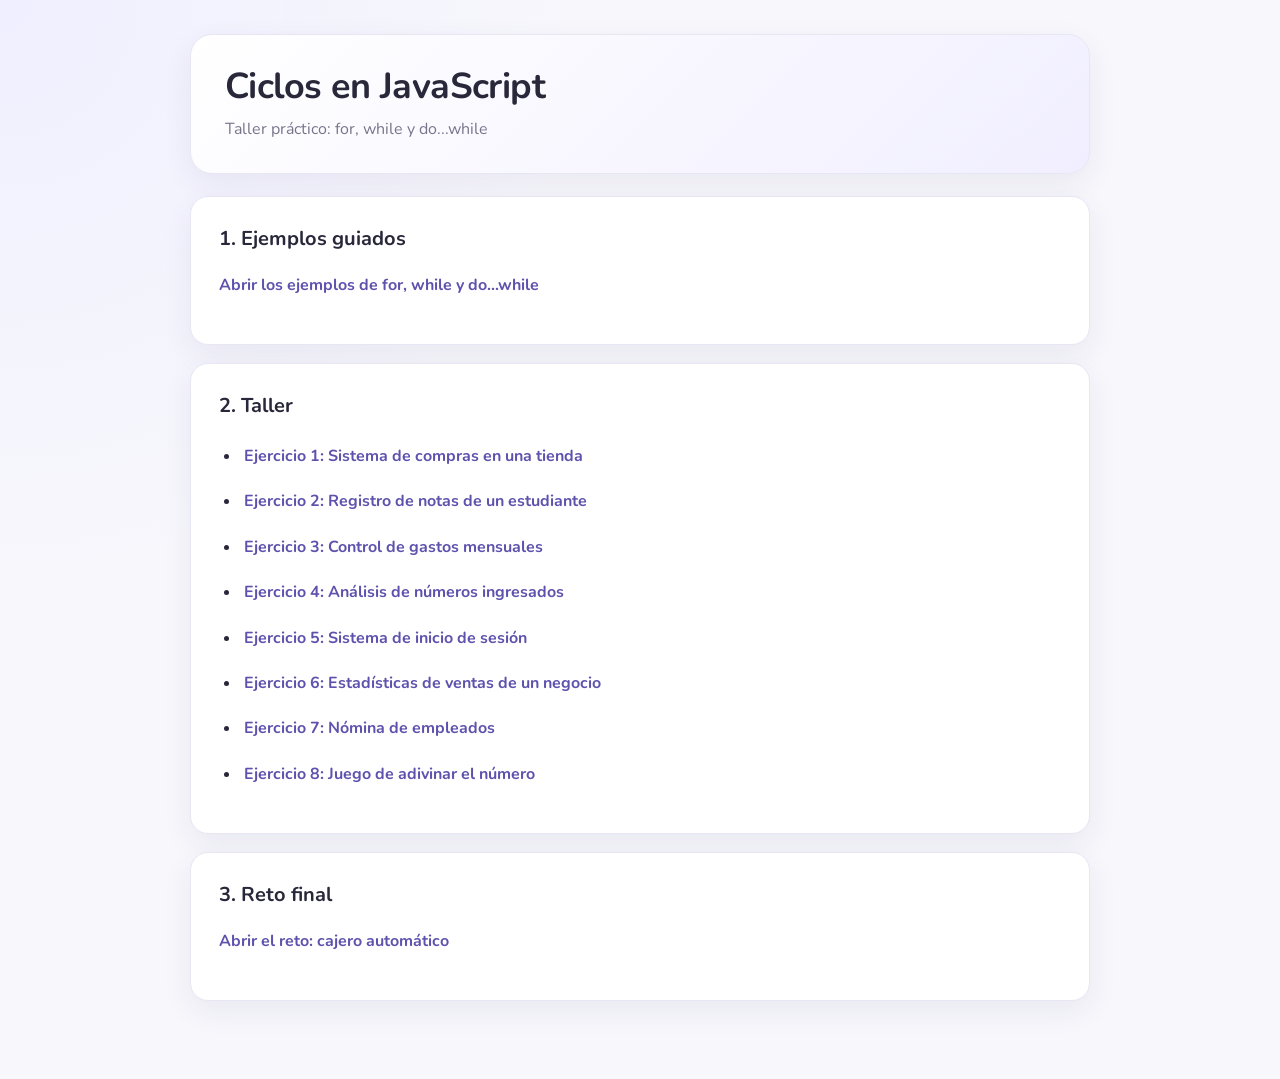
<file: index.html>
<!DOCTYPE html>
<html lang="es">
<head>
  <meta charset="UTF-8">
  <meta name="viewport" content="width=device-width, initial-scale=1.0">
  <title>Ciclos en JavaScript</title>
  <link rel="stylesheet" href="css/estilos.css">
</head>
<body>
  <header>
    <h1>Ciclos en JavaScript</h1>
    <p>Taller práctico: for, while y do...while</p>
  </header>

  <main>
    <section id="seccionEjemplos">
      <h2>1. Ejemplos guiados</h2>
      <p><a href="ejemplos.html">Abrir los ejemplos de for, while y do...while</a></p>
    </section>

    <section id="seccionTaller">
      <h2>2. Taller</h2>
      <ul>
        <li><a href="ejercicio1.html">Ejercicio 1: Sistema de compras en una tienda</a></li>
        <li><a href="ejercicio2.html">Ejercicio 2: Registro de notas de un estudiante</a></li>
        <li><a href="ejercicio3.html">Ejercicio 3: Control de gastos mensuales</a></li>
        <li><a href="ejercicio4.html">Ejercicio 4: Análisis de números ingresados</a></li>
        <li><a href="ejercicio5.html">Ejercicio 5: Sistema de inicio de sesión</a></li>
        <li><a href="ejercicio6.html">Ejercicio 6: Estadísticas de ventas de un negocio</a></li>
        <li><a href="ejercicio7.html">Ejercicio 7: Nómina de empleados</a></li>
        <li><a href="ejercicio8.html">Ejercicio 8: Juego de adivinar el número</a></li>
      </ul>
    </section>

    <section id="seccionReto">
      <h2>3. Reto final</h2>
      <p><a href="reto.html">Abrir el reto: cajero automático</a></p>
    </section>
  </main>

</body>
</html>
</file>
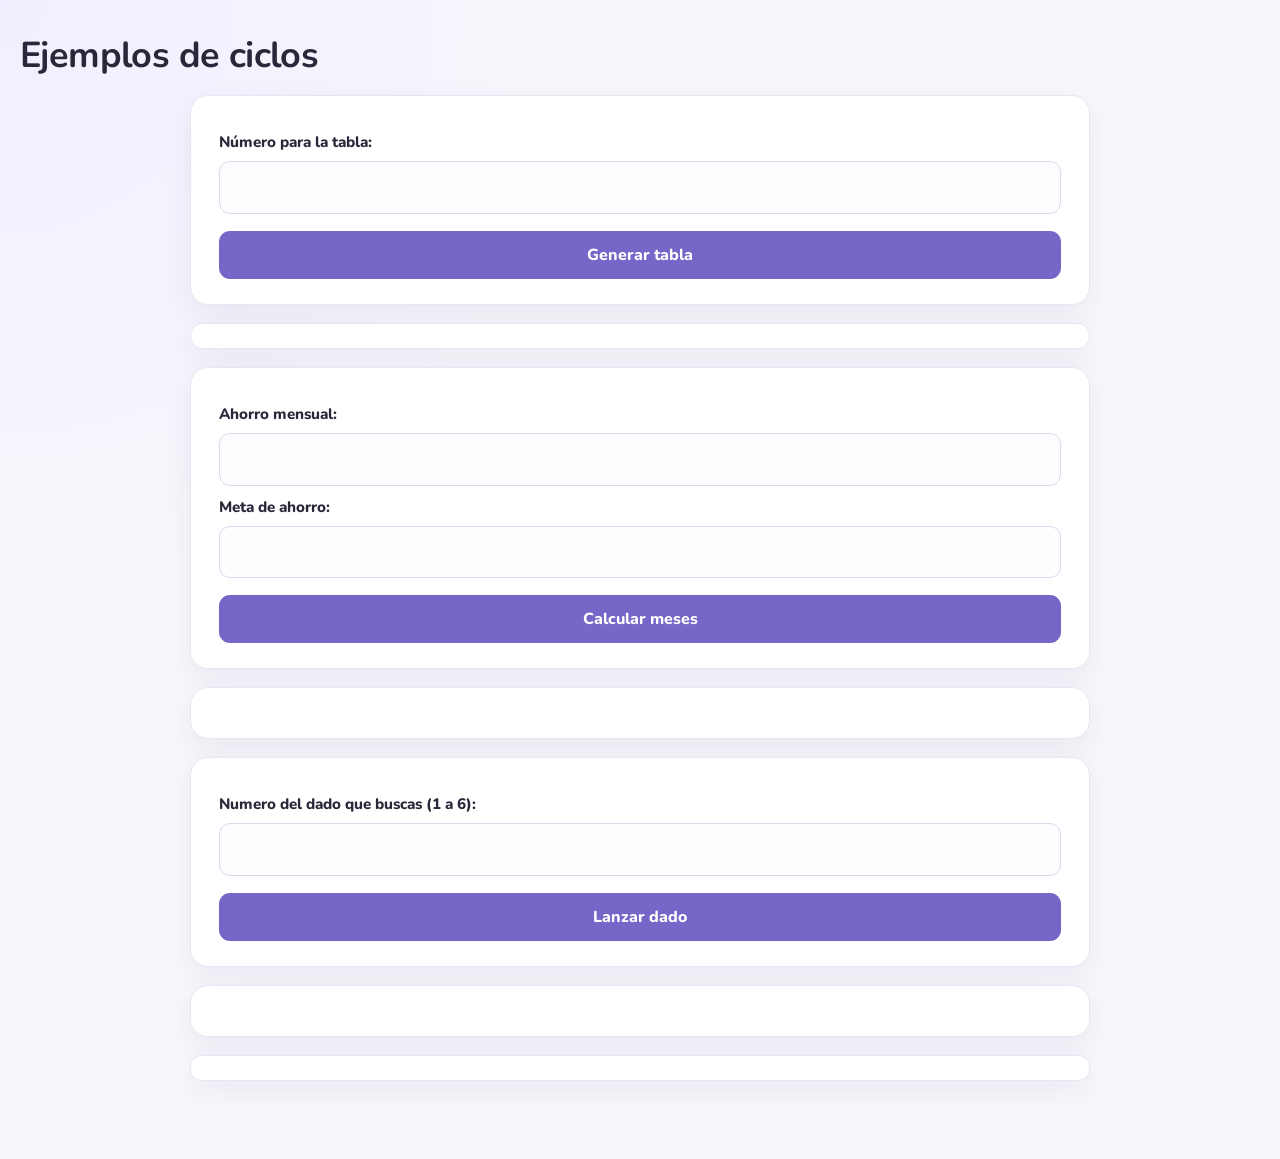
<file: ejemplos.html>
<!DOCTYPE html>
<html lang="es">
<head>
  <meta charset="UTF-8">
  <title>Ejemplos de ciclos</title>
  <link rel="stylesheet" href="css/estilos.css">
</head>
<body>
  <h1>Ejemplos de ciclos</h1>

  <form id="formTabla">
    <label for="numeroTabla">Número para la tabla:</label>
    <input type="number" id="numeroTabla" step="1" required>
    <button type="submit">Generar tabla</button>
  </form>
  <ul id="listaTabla"></ul>

  <form id="formAhorro">
    <label for="ahorroMensual">Ahorro mensual:</label>
    <input type="number" id="ahorroMensual" step="any" required>
    <label for="meta">Meta de ahorro:</label>
    <input type="number" id="meta" step="any" required>
    <button type="submit">Calcular meses</button>
  </form>
  <p id="resultadoAhorro"></p>

  <form id="formDado">
    <label for="objetivo">Numero del dado que buscas (1 a 6):</label>
    <input type="number" id="objetivo" min="1" max="6" required>
    <button type="submit">Lanzar dado</button>
  </form>
  <p id="resultadoDado"></p>
  <ul id="listaDado"></ul>

  <script src="js/ejemplo-for.js"></script>
  <script src="js/ejemplo-while.js"></script>
  <script src="js/ejemplo-do-while.js"></script>
</body>
</html>
</file>
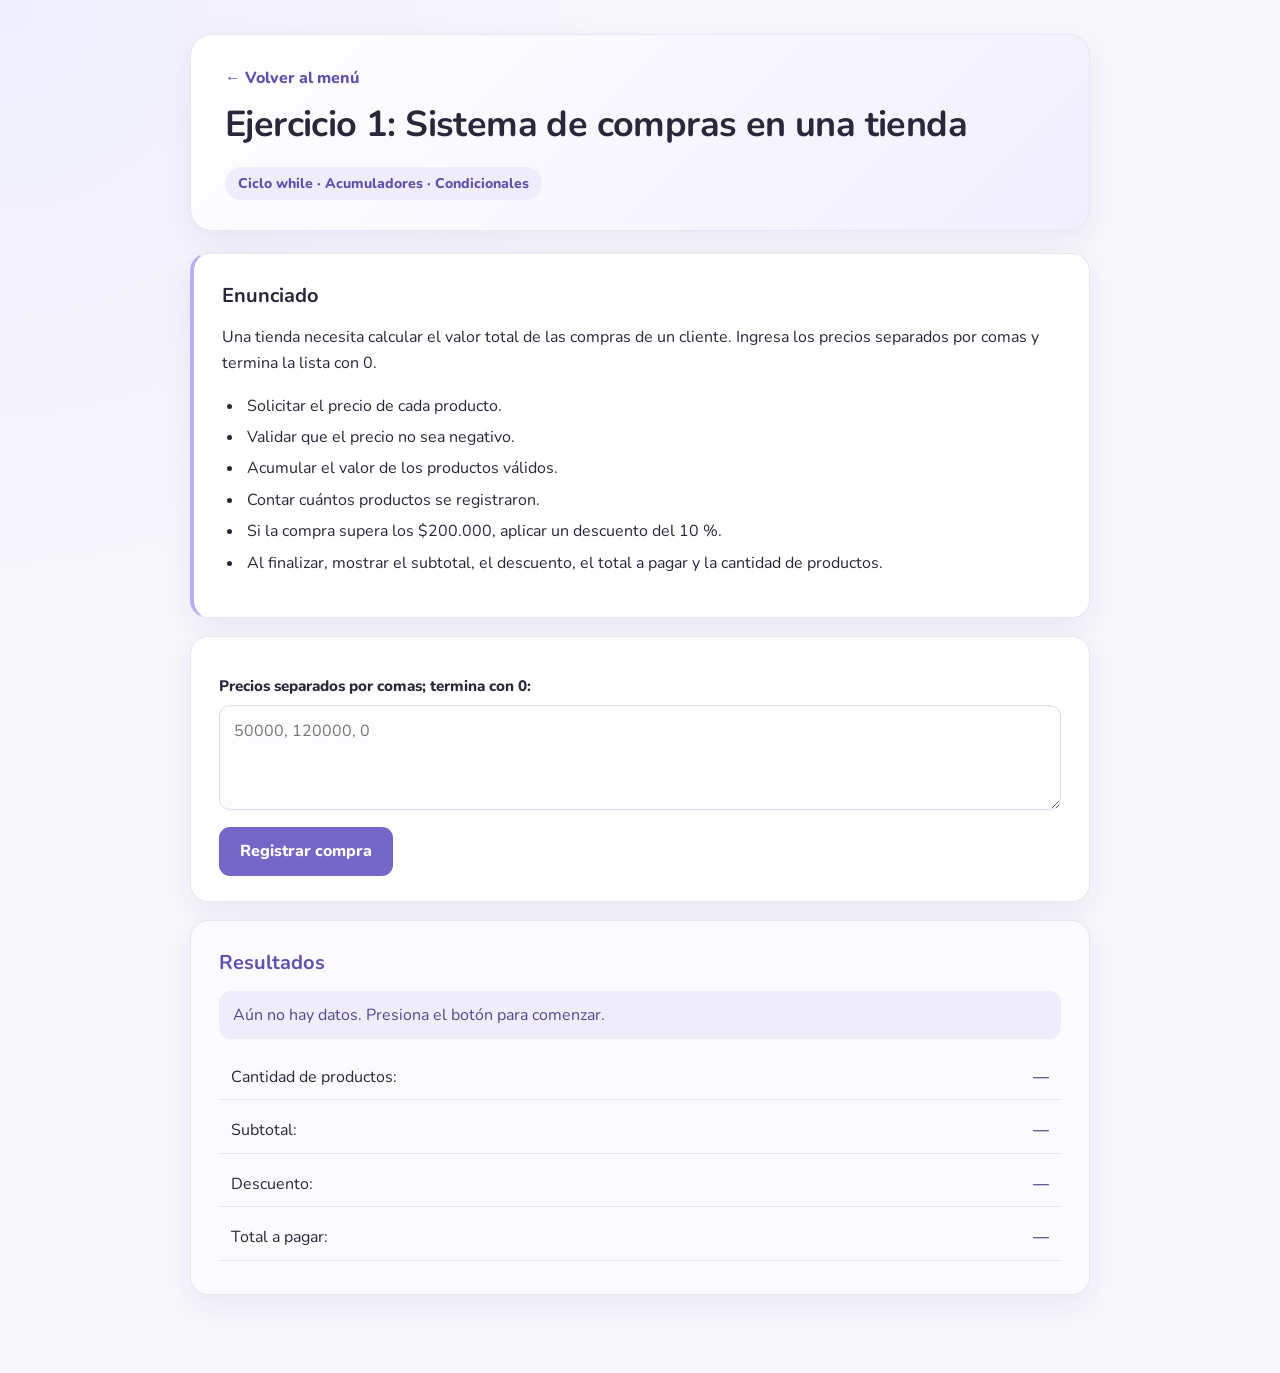
<file: ejercicio1.html>
<!DOCTYPE html>
<html lang="es">
<head>
  <meta charset="UTF-8">
  <meta name="viewport" content="width=device-width, initial-scale=1.0">
  <title>Ejercicio 1 · Sistema de compras en una tienda</title>
  <link rel="stylesheet" href="css/estilos.css">
</head>
<body>
  <header>
    <a href="index.html">← Volver al menú</a>
    <h1>Ejercicio 1: Sistema de compras en una tienda</h1>
    <p id="etiquetas">Ciclo while · Acumuladores · Condicionales</p>
  </header>

  <main>
    <section id="enunciado">
      <h2>Enunciado</h2>
      <p>Una tienda necesita calcular el valor total de las compras de un cliente. Ingresa los precios separados por comas y termina la lista con 0.</p>
      <ul>
        <li>Solicitar el precio de cada producto.</li>
        <li>Validar que el precio no sea negativo.</li>
        <li>Acumular el valor de los productos válidos.</li>
        <li>Contar cuántos productos se registraron.</li>
        <li>Si la compra supera los $200.000, aplicar un descuento del 10 %.</li>
        <li>Al finalizar, mostrar el subtotal, el descuento, el total a pagar y la cantidad de productos.</li>
      </ul>
    </section>

    <section id="controles">
      <form id="formulario">
        <label for="precios">Precios separados por comas; termina con 0:</label>
        <textarea id="precios" rows="3" placeholder="50000, 120000, 0" required></textarea>
        <button type="submit">Registrar compra</button>
      </form>
    </section>

    <section id="resultado" aria-live="polite">
      <h2>Resultados</h2>
      <p id="mensaje">Aún no hay datos. Presiona el botón para comenzar.</p>
      <p>Cantidad de productos: <strong id="cantidad">—</strong></p>
      <p>Subtotal: <strong id="subtotal">—</strong></p>
      <p>Descuento: <strong id="descuento">—</strong></p>
      <p>Total a pagar: <strong id="total">—</strong></p>
    </section>
  </main>

  <script src="js/ejercicio1.js"></script>
</body>
</html>
</file>
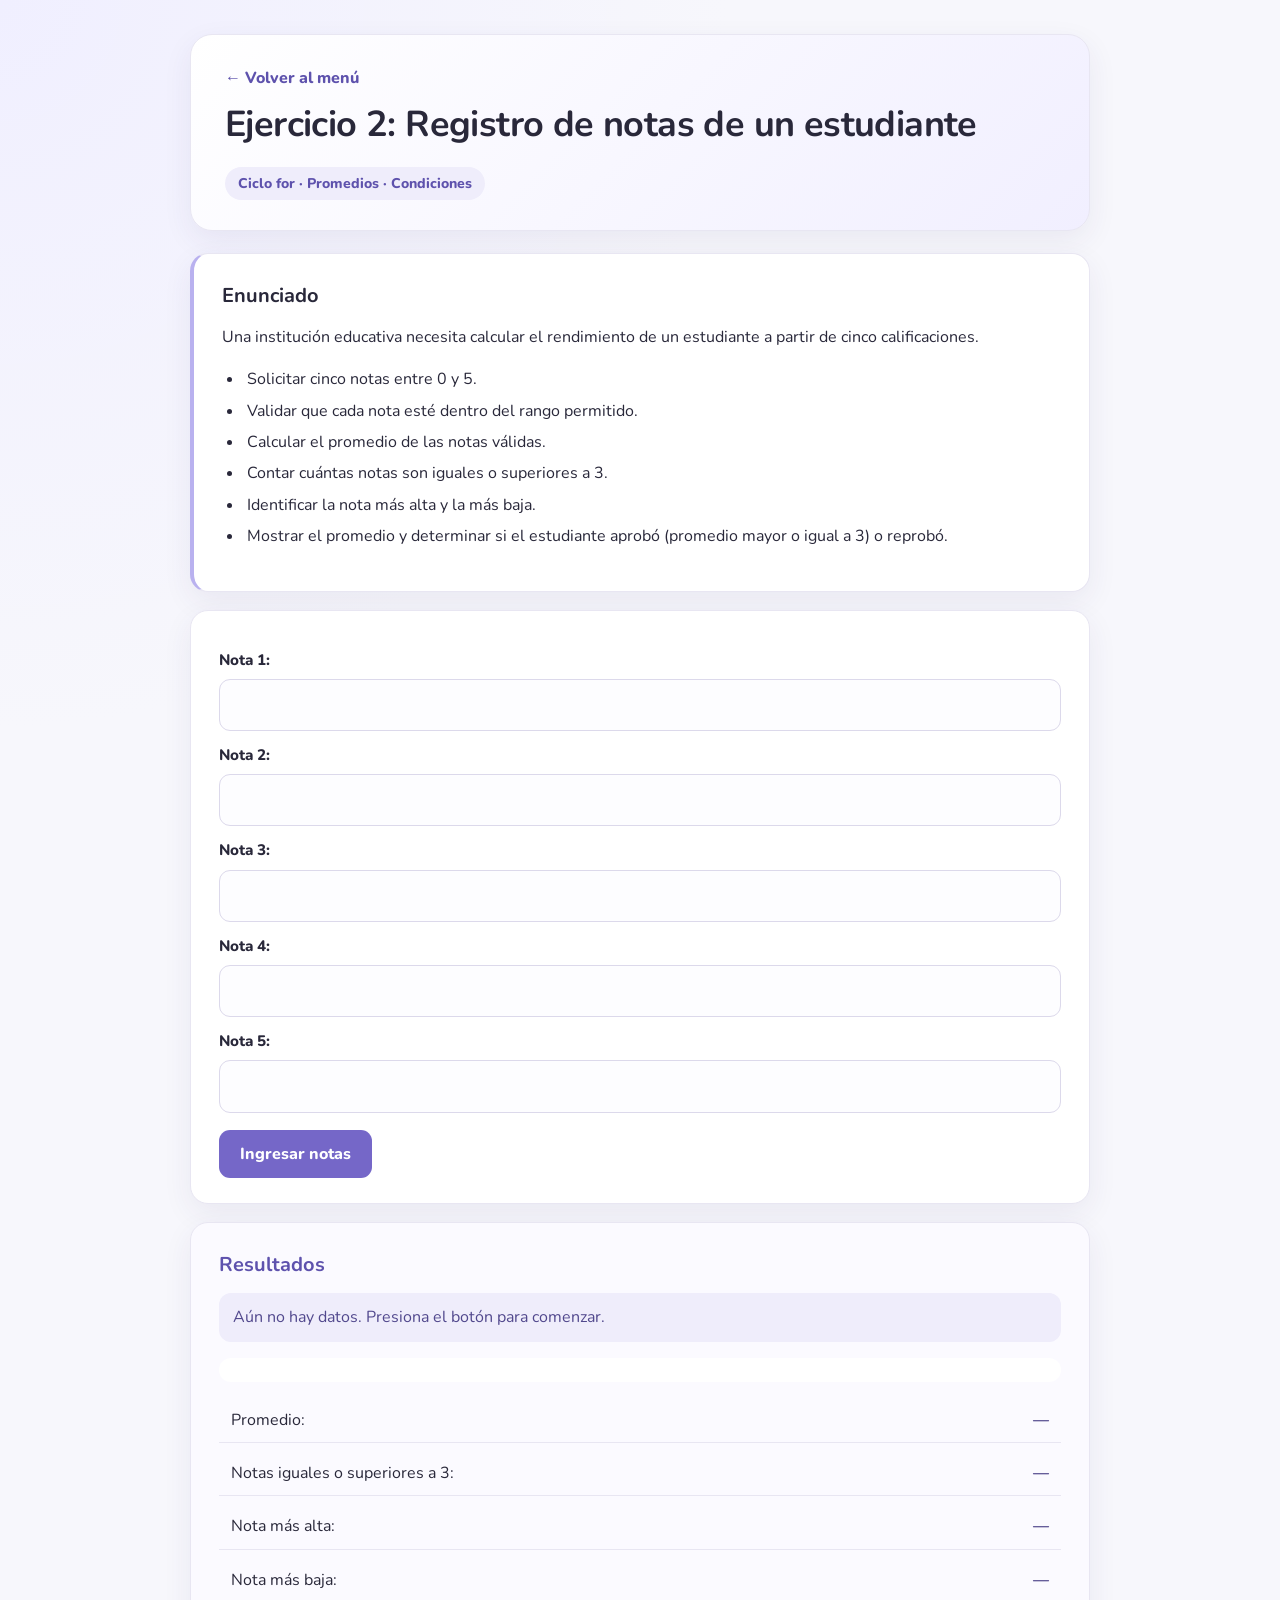
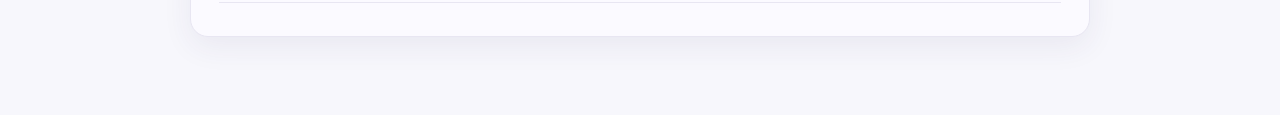
<file: ejercicio2.html>
<!DOCTYPE html>
<html lang="es">
<head>
  <meta charset="UTF-8">
  <meta name="viewport" content="width=device-width, initial-scale=1.0">
  <title>Ejercicio 2 · Registro de notas de un estudiante</title>
  <link rel="stylesheet" href="css/estilos.css">
</head>
<body>
  <header>
    <a href="index.html">← Volver al menú</a>
    <h1>Ejercicio 2: Registro de notas de un estudiante</h1>
    <p id="etiquetas">Ciclo for · Promedios · Condiciones</p>
  </header>

  <main>
    <section id="enunciado">
      <h2>Enunciado</h2>
      <p>Una institución educativa necesita calcular el rendimiento de un estudiante a partir de cinco calificaciones.</p>
      <ul>
        <li>Solicitar cinco notas entre 0 y 5.</li>
        <li>Validar que cada nota esté dentro del rango permitido.</li>
        <li>Calcular el promedio de las notas válidas.</li>
        <li>Contar cuántas notas son iguales o superiores a 3.</li>
        <li>Identificar la nota más alta y la más baja.</li>
        <li>Mostrar el promedio y determinar si el estudiante aprobó (promedio mayor o igual a 3) o reprobó.</li>
      </ul>
    </section>

    <section id="controles">
      <form id="formulario">
        <label for="nota1">Nota 1:</label>
        <input type="number" id="nota1" step="any" required>
        <label for="nota2">Nota 2:</label>
        <input type="number" id="nota2" step="any" required>
        <label for="nota3">Nota 3:</label>
        <input type="number" id="nota3" step="any" required>
        <label for="nota4">Nota 4:</label>
        <input type="number" id="nota4" step="any" required>
        <label for="nota5">Nota 5:</label>
        <input type="number" id="nota5" step="any" required>
        <button type="submit">Ingresar notas</button>
      </form>
    </section>

    <section id="resultado" aria-live="polite">
      <h2>Resultados</h2>
      <p id="mensaje">Aún no hay datos. Presiona el botón para comenzar.</p>
      <ul id="listaNotas"></ul>
      <p>Promedio: <strong id="promedio">—</strong></p>
      <p>Notas iguales o superiores a 3: <strong id="notasAltas">—</strong></p>
      <p>Nota más alta: <strong id="notaMayor">—</strong></p>
      <p>Nota más baja: <strong id="notaMenor">—</strong></p>
    </section>
  </main>

  <script src="js/ejercicio2.js"></script>
</body>
</html>
</file>
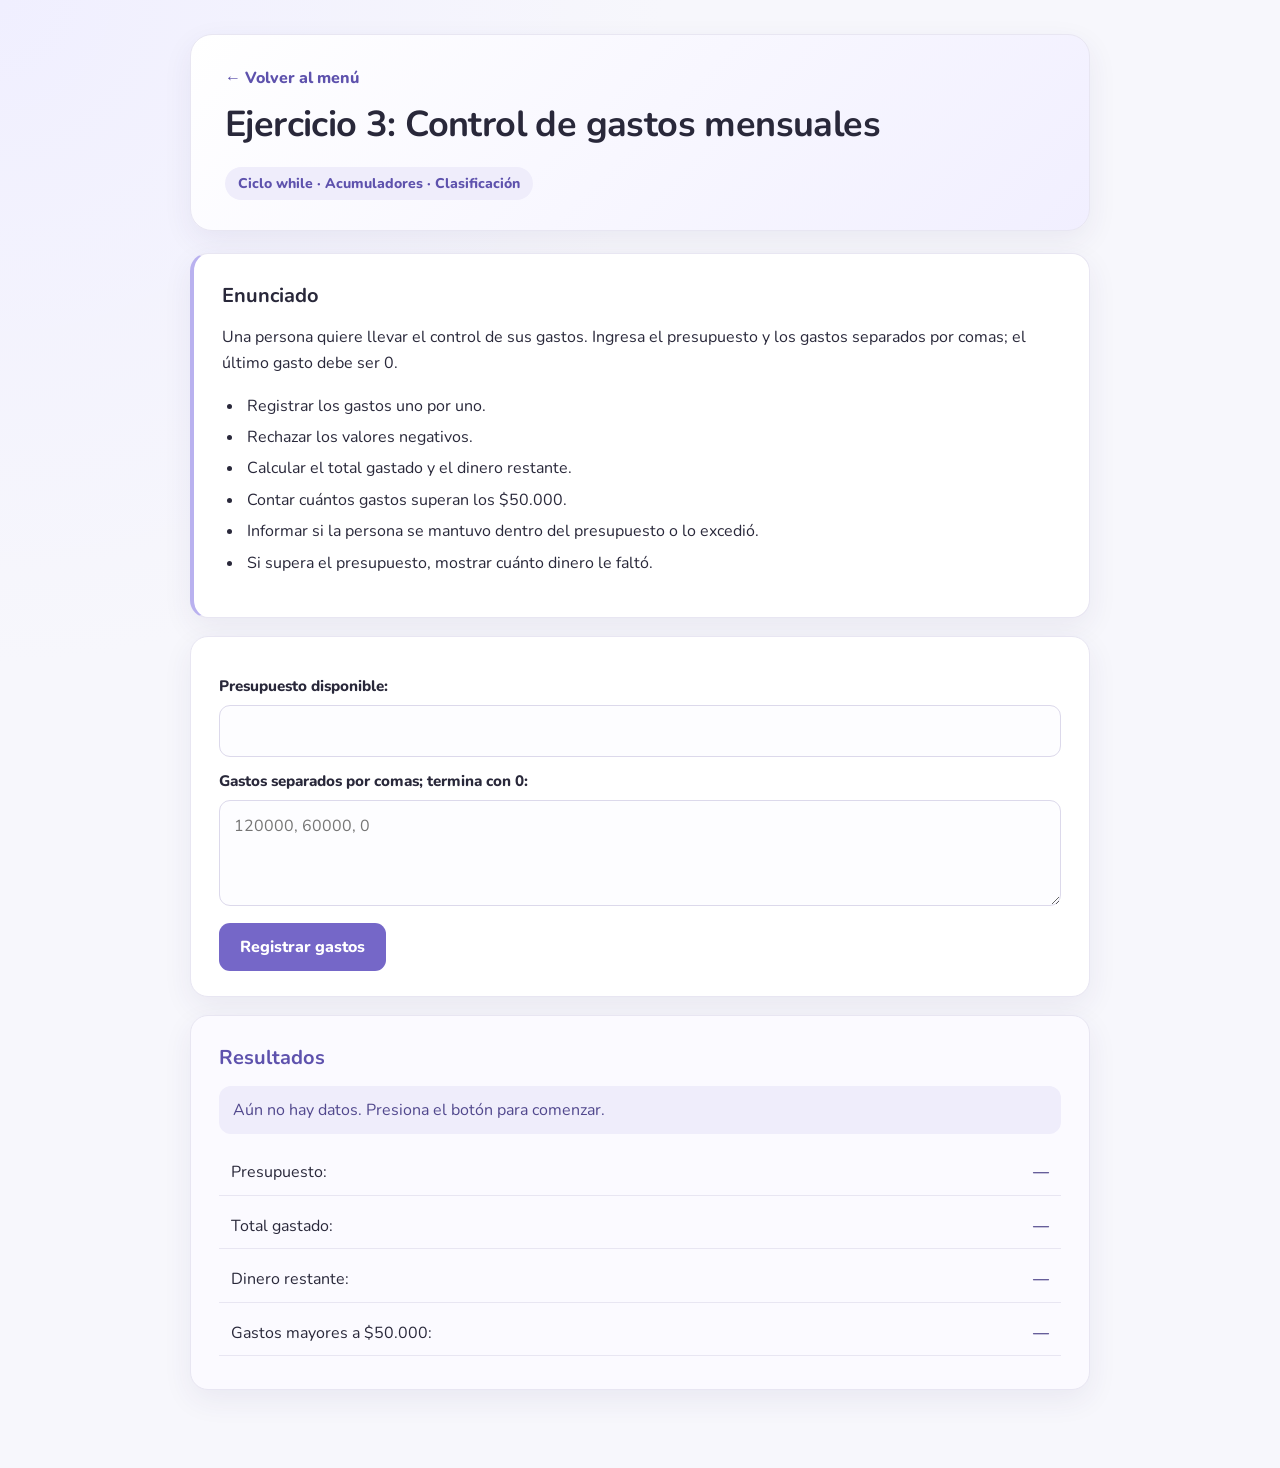
<file: ejercicio3.html>
<!DOCTYPE html>
<html lang="es">
<head>
  <meta charset="UTF-8">
  <meta name="viewport" content="width=device-width, initial-scale=1.0">
  <title>Ejercicio 3 · Control de gastos mensuales</title>
  <link rel="stylesheet" href="css/estilos.css">
</head>
<body>
  <header>
    <a href="index.html">← Volver al menú</a>
    <h1>Ejercicio 3: Control de gastos mensuales</h1>
    <p id="etiquetas">Ciclo while · Acumuladores · Clasificación</p>
  </header>

  <main>
    <section id="enunciado">
      <h2>Enunciado</h2>
      <p>Una persona quiere llevar el control de sus gastos. Ingresa el presupuesto y los gastos separados por comas; el último gasto debe ser 0.</p>
      <ul>
        <li>Registrar los gastos uno por uno.</li>
        <li>Rechazar los valores negativos.</li>
        <li>Calcular el total gastado y el dinero restante.</li>
        <li>Contar cuántos gastos superan los $50.000.</li>
        <li>Informar si la persona se mantuvo dentro del presupuesto o lo excedió.</li>
        <li>Si supera el presupuesto, mostrar cuánto dinero le faltó.</li>
      </ul>
    </section>

    <section id="controles">
      <form id="formulario">
        <label for="presupuestoEntrada">Presupuesto disponible:</label>
        <input type="number" id="presupuestoEntrada" min="0" step="any" required>
        <label for="gastosEntrada">Gastos separados por comas; termina con 0:</label>
        <textarea id="gastosEntrada" rows="3" placeholder="120000, 60000, 0" required></textarea>
        <button type="submit">Registrar gastos</button>
      </form>
    </section>

    <section id="resultado" aria-live="polite">
      <h2>Resultados</h2>
      <p id="mensaje">Aún no hay datos. Presiona el botón para comenzar.</p>
      <p>Presupuesto: <strong id="presupuesto">—</strong></p>
      <p>Total gastado: <strong id="totalGastado">—</strong></p>
      <p>Dinero restante: <strong id="restante">—</strong></p>
      <p>Gastos mayores a $50.000: <strong id="gastosAltos">—</strong></p>
    </section>
  </main>

  <script src="js/ejercicio3.js"></script>
</body>
</html>
</file>
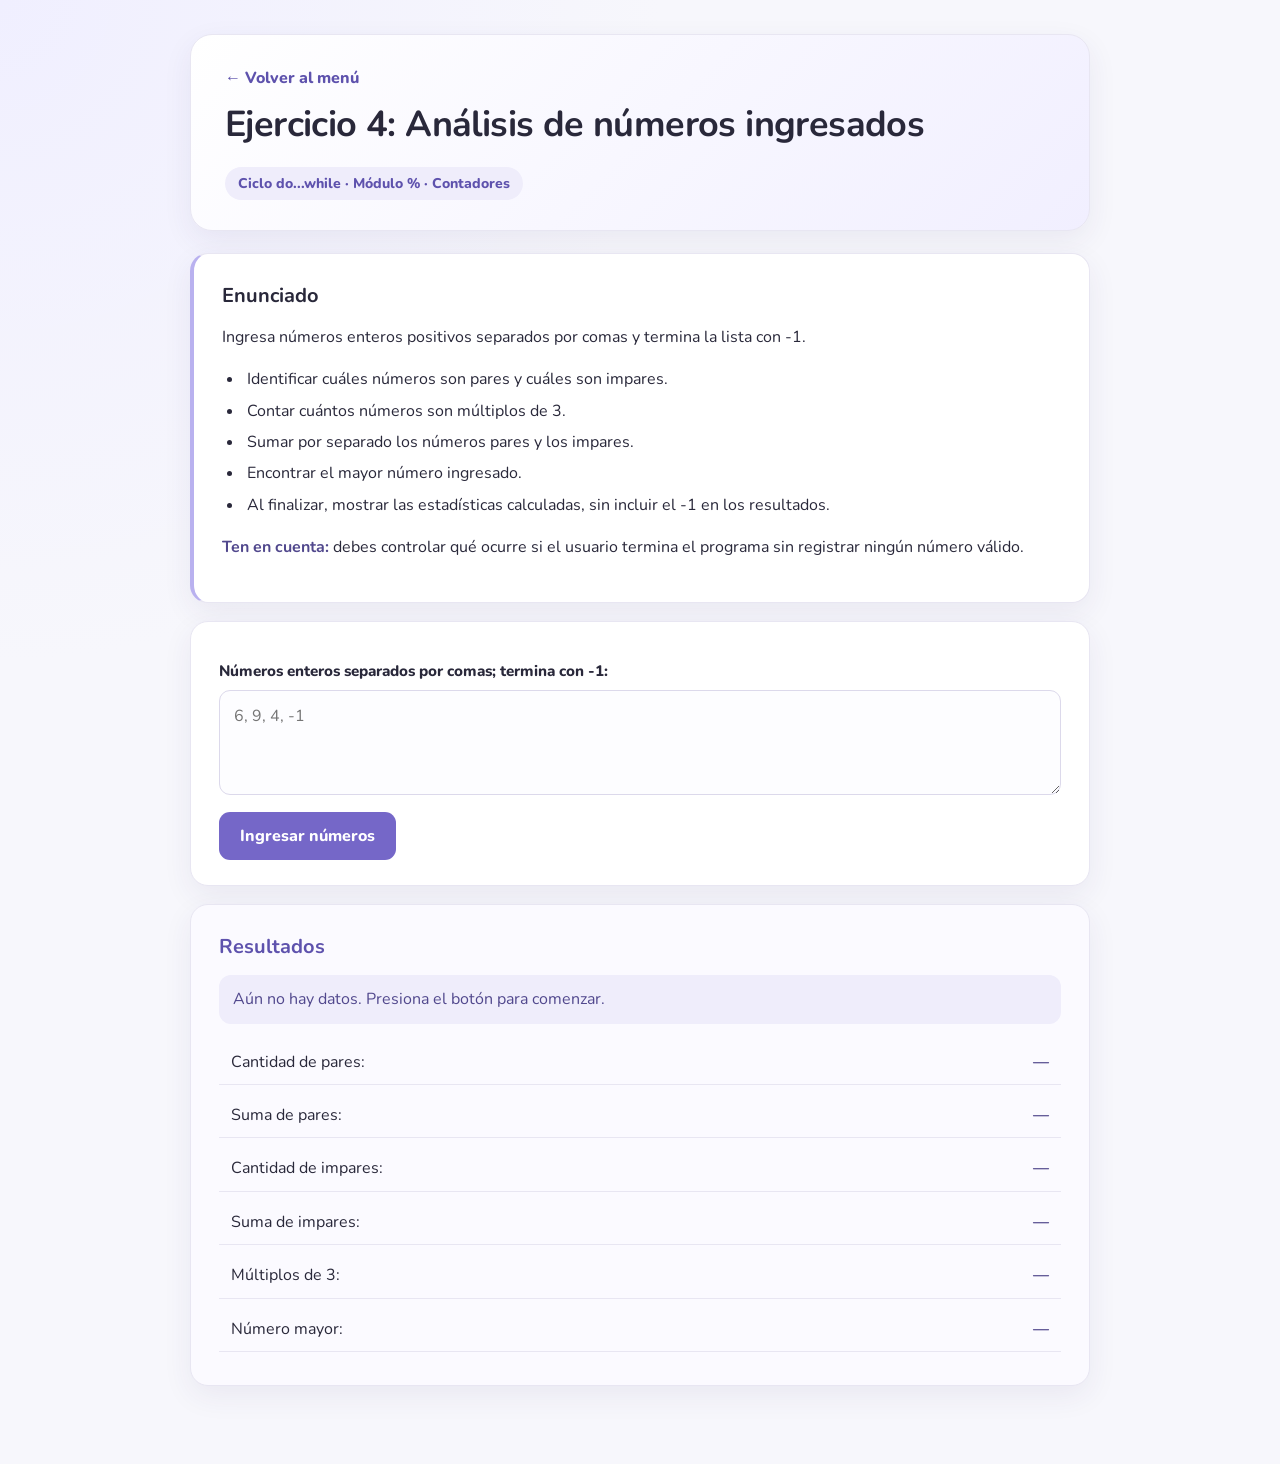
<file: ejercicio4.html>
<!DOCTYPE html>
<html lang="es">
<head>
  <meta charset="UTF-8">
  <meta name="viewport" content="width=device-width, initial-scale=1.0">
  <title>Ejercicio 4 · Análisis de números ingresados</title>
  <link rel="stylesheet" href="css/estilos.css">
</head>
<body>
  <header>
    <a href="index.html">← Volver al menú</a>
    <h1>Ejercicio 4: Análisis de números ingresados</h1>
    <p id="etiquetas">Ciclo do...while · Módulo % · Contadores</p>
  </header>

  <main>
    <section id="enunciado">
      <h2>Enunciado</h2>
      <p>Ingresa números enteros positivos separados por comas y termina la lista con -1.</p>
      <ul>
        <li>Identificar cuáles números son pares y cuáles son impares.</li>
        <li>Contar cuántos números son múltiplos de 3.</li>
        <li>Sumar por separado los números pares y los impares.</li>
        <li>Encontrar el mayor número ingresado.</li>
        <li>Al finalizar, mostrar las estadísticas calculadas, sin incluir el -1 en los resultados.</li>
      </ul>
      <p><strong>Ten en cuenta:</strong> debes controlar qué ocurre si el usuario termina el programa sin registrar ningún número válido.</p>
    </section>

    <section id="controles">
      <form id="formulario">
        <label for="numerosEntrada">Números enteros separados por comas; termina con -1:</label>
        <textarea id="numerosEntrada" rows="3" placeholder="6, 9, 4, -1" required></textarea>
        <button type="submit">Ingresar números</button>
      </form>
    </section>

    <section id="resultado" aria-live="polite">
      <h2>Resultados</h2>
      <p id="mensaje">Aún no hay datos. Presiona el botón para comenzar.</p>
      <p>Cantidad de pares: <strong id="pares">—</strong></p>
      <p>Suma de pares: <strong id="sumaPares">—</strong></p>
      <p>Cantidad de impares: <strong id="impares">—</strong></p>
      <p>Suma de impares: <strong id="sumaImpares">—</strong></p>
      <p>Múltiplos de 3: <strong id="multiplos3">—</strong></p>
      <p>Número mayor: <strong id="mayor">—</strong></p>
    </section>
  </main>

  <script src="js/ejercicio4.js"></script>
</body>
</html>
</file>
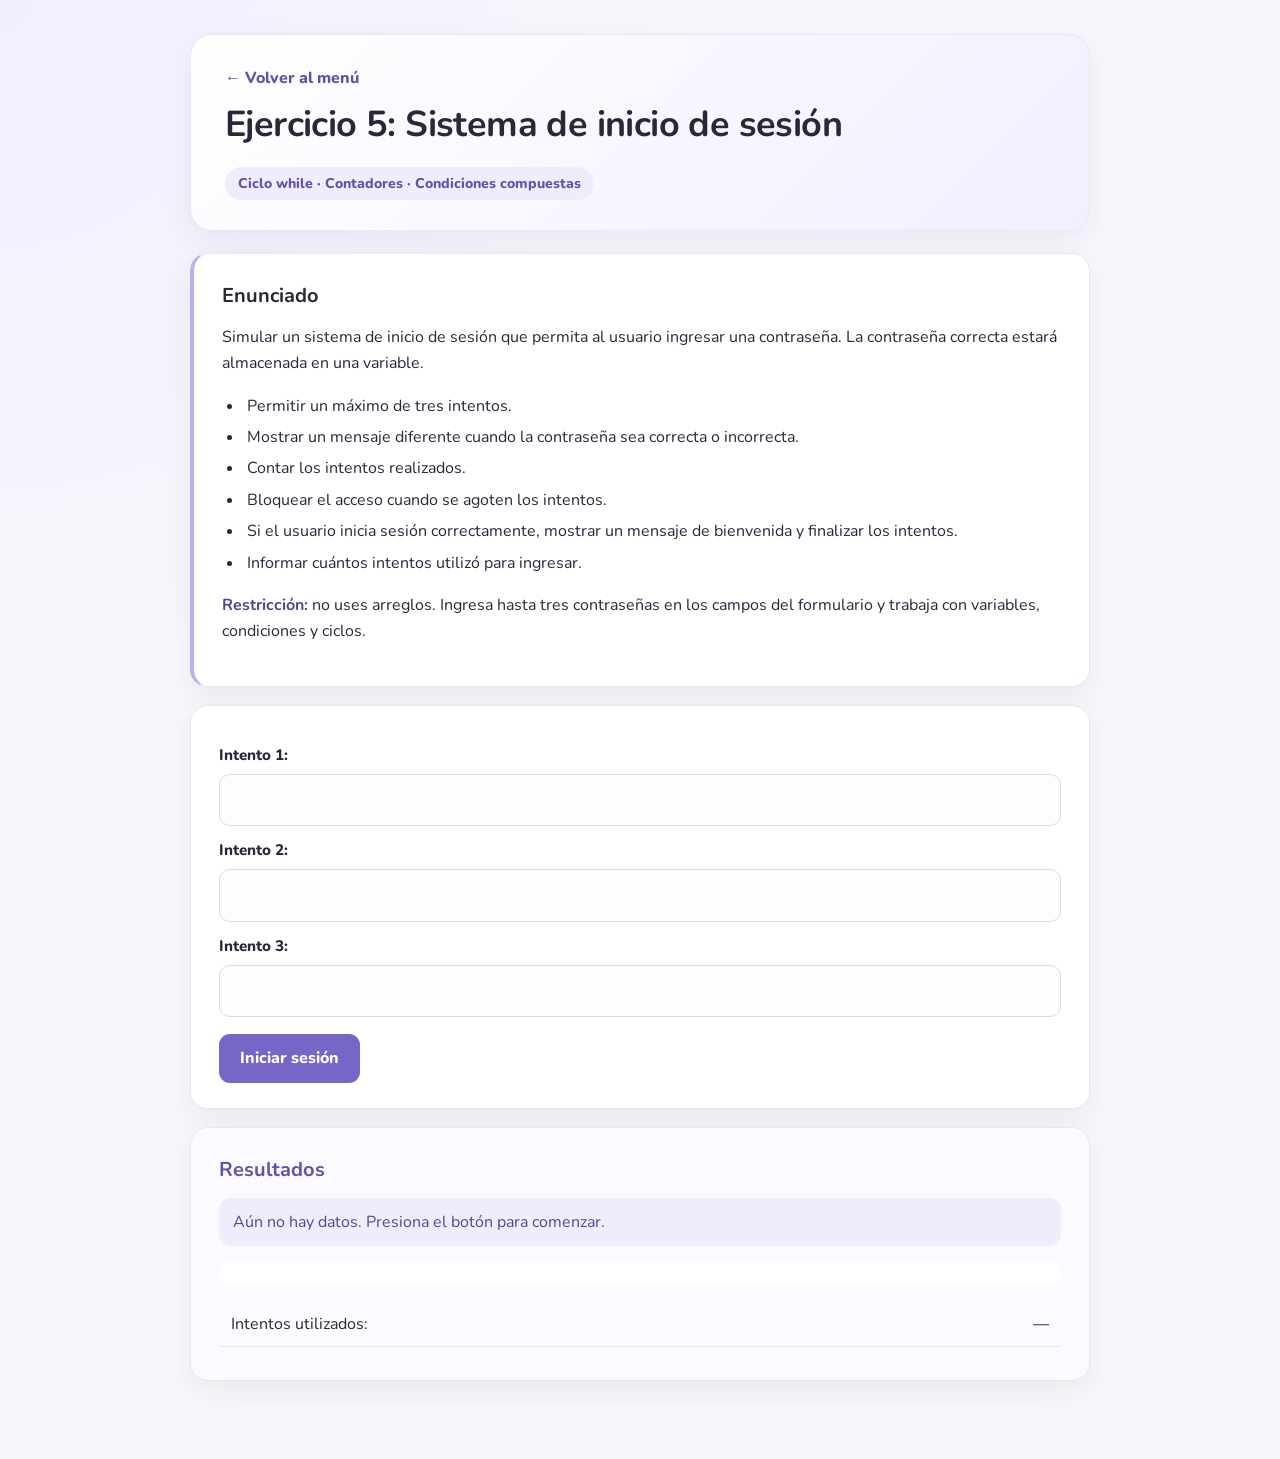
<file: ejercicio5.html>
<!DOCTYPE html>
<html lang="es">
<head>
  <meta charset="UTF-8">
  <meta name="viewport" content="width=device-width, initial-scale=1.0">
  <title>Ejercicio 5 · Sistema de inicio de sesión</title>
  <link rel="stylesheet" href="css/estilos.css">
</head>
<body>
  <header>
    <a href="index.html">← Volver al menú</a>
    <h1>Ejercicio 5: Sistema de inicio de sesión</h1>
    <p id="etiquetas">Ciclo while · Contadores · Condiciones compuestas</p>
  </header>

  <main>
    <section id="enunciado">
      <h2>Enunciado</h2>
      <p>Simular un sistema de inicio de sesión que permita al usuario ingresar una contraseña. La contraseña correcta estará almacenada en una variable.</p>
      <ul>
        <li>Permitir un máximo de tres intentos.</li>
        <li>Mostrar un mensaje diferente cuando la contraseña sea correcta o incorrecta.</li>
        <li>Contar los intentos realizados.</li>
        <li>Bloquear el acceso cuando se agoten los intentos.</li>
        <li>Si el usuario inicia sesión correctamente, mostrar un mensaje de bienvenida y finalizar los intentos.</li>
        <li>Informar cuántos intentos utilizó para ingresar.</li>
      </ul>
      <p><strong>Restricción:</strong> no uses arreglos. Ingresa hasta tres contraseñas en los campos del formulario y trabaja con variables, condiciones y ciclos.</p>
    </section>

    <section id="controles">
      <form id="formulario">
        <label for="contrasena1">Intento 1:</label>
        <input type="password" id="contrasena1" required>
        <label for="contrasena2">Intento 2:</label>
        <input type="password" id="contrasena2">
        <label for="contrasena3">Intento 3:</label>
        <input type="password" id="contrasena3">
        <button type="submit">Iniciar sesión</button>
      </form>
    </section>

    <section id="resultado" aria-live="polite">
      <h2>Resultados</h2>
      <p id="mensaje">Aún no hay datos. Presiona el botón para comenzar.</p>
      <ul id="registro"></ul>
      <p>Intentos utilizados: <strong id="intentos">—</strong></p>
    </section>
  </main>

  <script src="js/ejercicio5.js"></script>
</body>
</html>
</file>
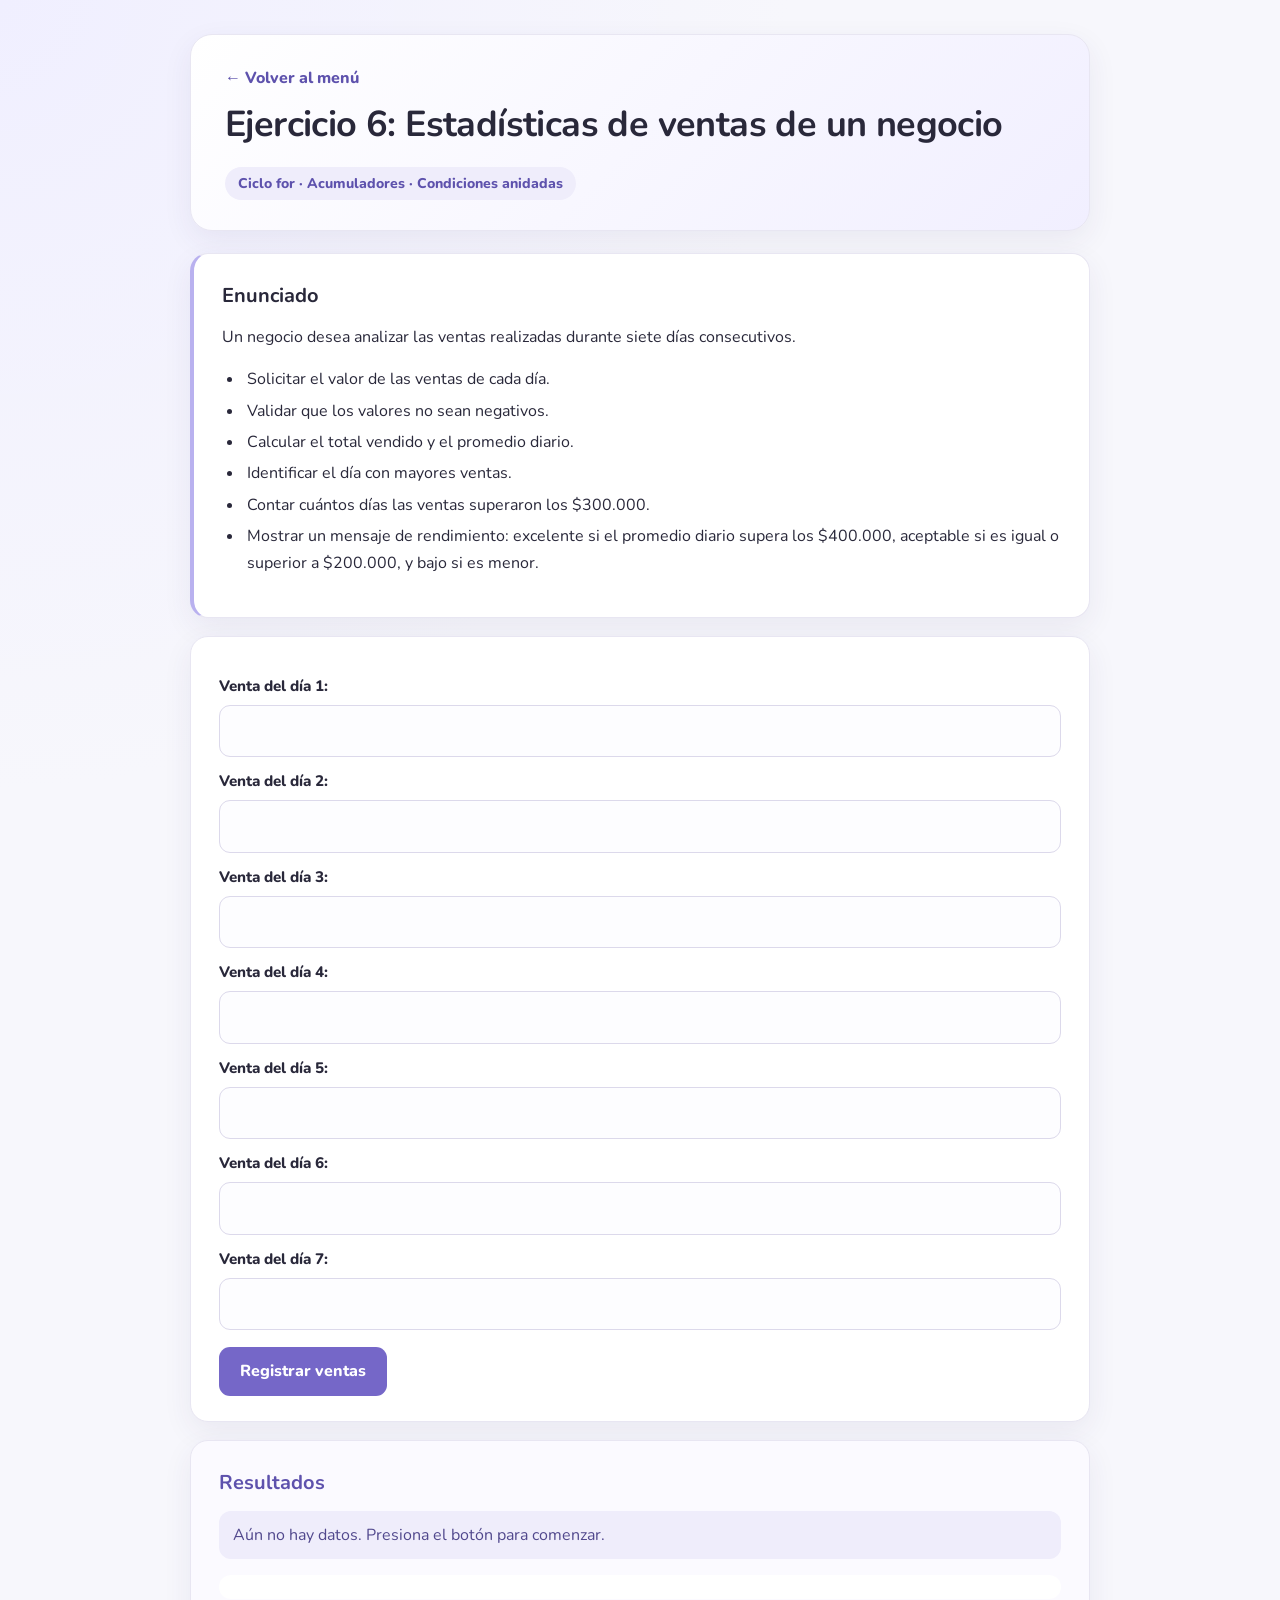
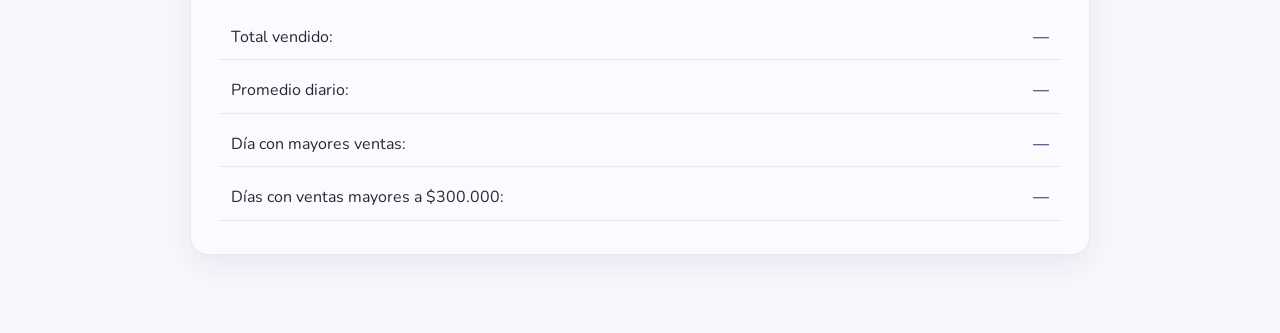
<file: ejercicio6.html>
<!DOCTYPE html>
<html lang="es">
<head>
  <meta charset="UTF-8">
  <meta name="viewport" content="width=device-width, initial-scale=1.0">
  <title>Ejercicio 6 · Estadísticas de ventas de un negocio</title>
  <link rel="stylesheet" href="css/estilos.css">
</head>
<body>
  <header>
    <a href="index.html">← Volver al menú</a>
    <h1>Ejercicio 6: Estadísticas de ventas de un negocio</h1>
    <p id="etiquetas">Ciclo for · Acumuladores · Condiciones anidadas</p>
  </header>

  <main>
    <section id="enunciado">
      <h2>Enunciado</h2>
      <p>Un negocio desea analizar las ventas realizadas durante siete días consecutivos.</p>
      <ul>
        <li>Solicitar el valor de las ventas de cada día.</li>
        <li>Validar que los valores no sean negativos.</li>
        <li>Calcular el total vendido y el promedio diario.</li>
        <li>Identificar el día con mayores ventas.</li>
        <li>Contar cuántos días las ventas superaron los $300.000.</li>
        <li>Mostrar un mensaje de rendimiento: excelente si el promedio diario supera los $400.000, aceptable si es igual o superior a $200.000, y bajo si es menor.</li>
      </ul>
    </section>

    <section id="controles">
      <form id="formulario">
        <label for="venta1">Venta del día 1:</label>
        <input type="number" id="venta1" step="any" required>
        <label for="venta2">Venta del día 2:</label>
        <input type="number" id="venta2" step="any" required>
        <label for="venta3">Venta del día 3:</label>
        <input type="number" id="venta3" step="any" required>
        <label for="venta4">Venta del día 4:</label>
        <input type="number" id="venta4" step="any" required>
        <label for="venta5">Venta del día 5:</label>
        <input type="number" id="venta5" step="any" required>
        <label for="venta6">Venta del día 6:</label>
        <input type="number" id="venta6" step="any" required>
        <label for="venta7">Venta del día 7:</label>
        <input type="number" id="venta7" step="any" required>
        <button type="submit">Registrar ventas</button>
      </form>
    </section>

    <section id="resultado" aria-live="polite">
      <h2>Resultados</h2>
      <p id="mensaje">Aún no hay datos. Presiona el botón para comenzar.</p>
      <ul id="detalleDias"></ul>
      <p>Total vendido: <strong id="totalVendido">—</strong></p>
      <p>Promedio diario: <strong id="promedio">—</strong></p>
      <p>Día con mayores ventas: <strong id="mejorDia">—</strong></p>
      <p>Días con ventas mayores a $300.000: <strong id="diasAltos">—</strong></p>
    </section>
  </main>

  <script src="js/ejercicio6.js"></script>
</body>
</html>
</file>
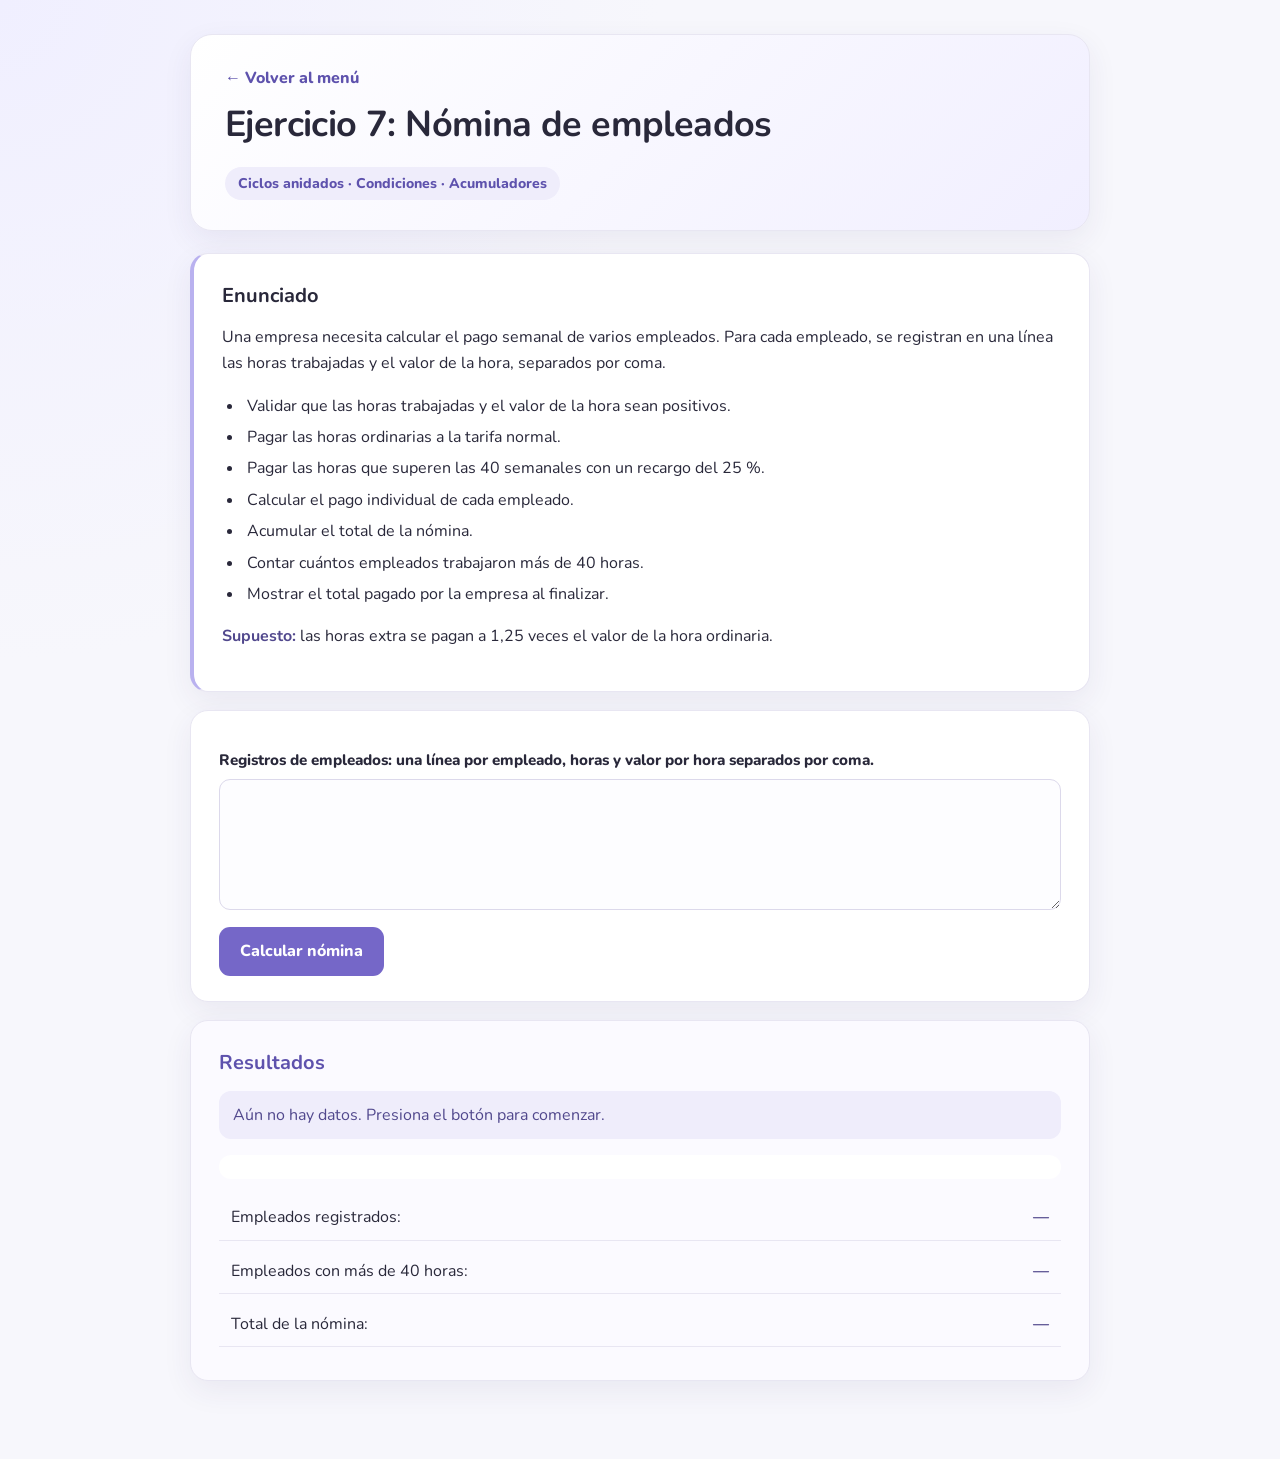
<file: ejercicio7.html>
<!DOCTYPE html>
<html lang="es">
<head>
  <meta charset="UTF-8">
  <meta name="viewport" content="width=device-width, initial-scale=1.0">
  <title>Ejercicio 7 · Nómina de empleados</title>
  <link rel="stylesheet" href="css/estilos.css">
</head>
<body>
  <header>
    <a href="index.html">← Volver al menú</a>
    <h1>Ejercicio 7: Nómina de empleados</h1>
    <p id="etiquetas">Ciclos anidados · Condiciones · Acumuladores</p>
  </header>

  <main>
    <section id="enunciado">
      <h2>Enunciado</h2>
      <p>Una empresa necesita calcular el pago semanal de varios empleados. Para cada empleado, se registran en una línea las horas trabajadas y el valor de la hora, separados por coma.</p>
      <ul>
        <li>Validar que las horas trabajadas y el valor de la hora sean positivos.</li>
        <li>Pagar las horas ordinarias a la tarifa normal.</li>
        <li>Pagar las horas que superen las 40 semanales con un recargo del 25 %.</li>
        <li>Calcular el pago individual de cada empleado.</li>
        <li>Acumular el total de la nómina.</li>
        <li>Contar cuántos empleados trabajaron más de 40 horas.</li>
        <li>Mostrar el total pagado por la empresa al finalizar.</li>
      </ul>
      <p><strong>Supuesto:</strong> las horas extra se pagan a 1,25 veces el valor de la hora ordinaria.</p>
    </section>

    <section id="controles">
      <form id="formulario">
        <label for="empleadosEntrada">Registros de empleados: una línea por empleado, horas y valor por hora separados por coma.</label>
        <textarea id="empleadosEntrada" rows="4" required></textarea>
        <button type="submit">Calcular nómina</button>
      </form>
    </section>

    <section id="resultado" aria-live="polite">
      <h2>Resultados</h2>
      <p id="mensaje">Aún no hay datos. Presiona el botón para comenzar.</p>
      <ul id="detalleEmpleados"></ul>
      <p>Empleados registrados: <strong id="cantidadEmpleados">—</strong></p>
      <p>Empleados con más de 40 horas: <strong id="conExtras">—</strong></p>
      <p>Total de la nómina: <strong id="totalNomina">—</strong></p>
    </section>
  </main>

  <script src="js/ejercicio7.js"></script>
</body>
</html>
</file>
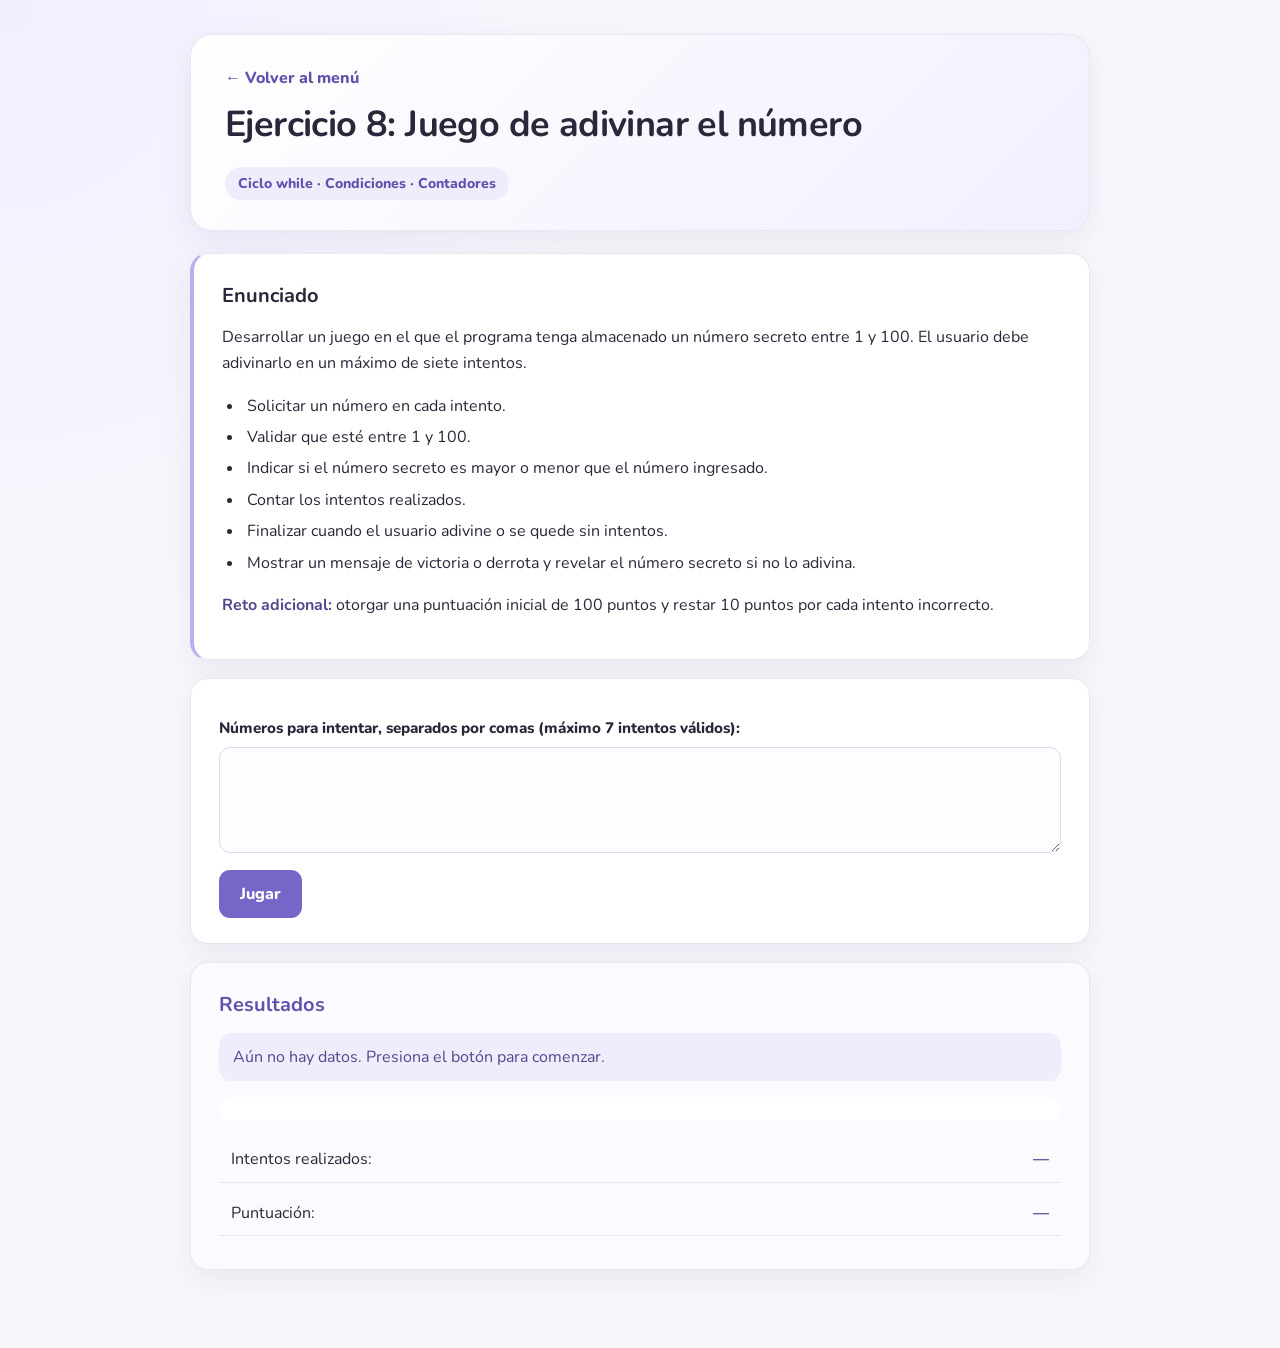
<file: ejercicio8.html>
<!DOCTYPE html>
<html lang="es">
<head>
  <meta charset="UTF-8">
  <meta name="viewport" content="width=device-width, initial-scale=1.0">
  <title>Ejercicio 8 · Juego de adivinar el número</title>
  <link rel="stylesheet" href="css/estilos.css">
</head>
<body>
  <header>
    <a href="index.html">← Volver al menú</a>
    <h1>Ejercicio 8: Juego de adivinar el número</h1>
    <p id="etiquetas">Ciclo while · Condiciones · Contadores</p>
  </header>

  <main>
    <section id="enunciado">
      <h2>Enunciado</h2>
      <p>Desarrollar un juego en el que el programa tenga almacenado un número secreto entre 1 y 100. El usuario debe adivinarlo en un máximo de siete intentos.</p>
      <ul>
        <li>Solicitar un número en cada intento.</li>
        <li>Validar que esté entre 1 y 100.</li>
        <li>Indicar si el número secreto es mayor o menor que el número ingresado.</li>
        <li>Contar los intentos realizados.</li>
        <li>Finalizar cuando el usuario adivine o se quede sin intentos.</li>
        <li>Mostrar un mensaje de victoria o derrota y revelar el número secreto si no lo adivina.</li>
      </ul>
      <p><strong>Reto adicional:</strong> otorgar una puntuación inicial de 100 puntos y restar 10 puntos por cada intento incorrecto.</p>
    </section>

    <section id="controles">
      <form id="formulario">
        <label for="intentosEntrada">Números para intentar, separados por comas (máximo 7 intentos válidos):</label>
        <textarea id="intentosEntrada" rows="3" required></textarea>
        <button type="submit">Jugar</button>
      </form>
    </section>

    <section id="resultado" aria-live="polite">
      <h2>Resultados</h2>
      <p id="mensaje">Aún no hay datos. Presiona el botón para comenzar.</p>
      <ul id="registro"></ul>
      <p>Intentos realizados: <strong id="intentos">—</strong></p>
      <p>Puntuación: <strong id="puntos">—</strong></p>
    </section>
  </main>

  <script src="js/ejercicio8.js"></script>
</body>
</html>
</file>
<file: css/estilos.css>
@import url('https://fonts.googleapis.com/css2?family=Nunito:wght@400;500;600;700;800&display=swap');

:root {
  --fondo: #f7f7fc;
  --blanco: #ffffff;
  --texto: #29283a;
  --suave: #77758b;
  --primario: #7567c8;
  --primario-oscuro: #5e52ad;
  --lila: #efedfb;
  --borde: #e8e6f2;
  --sombra: 0 10px 30px rgba(54, 46, 100, .07);
}
* { box-sizing: border-box; }
body {
  margin: 0;
  padding: 34px 20px 60px;
  background: radial-gradient(circle at top left, #f0efff 0, transparent 34%), var(--fondo);
  color: var(--texto);
  font-family: 'Nunito', 'Segoe UI', sans-serif;
  line-height: 1.65;
}
header, main {
  width: min(900px, 100%);
  margin: 0 auto;
}
header {
  padding: 30px 34px;
  margin-bottom: 22px;
  background: linear-gradient(135deg, #fff 0%, #f1efff 100%);
  border: 1px solid var(--borde);
  border-radius: 22px;
  box-shadow: var(--sombra);
}
header a {
  display: inline-flex;
  margin-bottom: 12px;
  color: var(--primario-oscuro);
  text-decoration: none;
  font-weight: 800;
}
h1 {
  margin: 0 0 7px;
  font-size: clamp(1.65rem, 4vw, 2.25rem);
  line-height: 1.2;
  letter-spacing: -.6px;
}
header p { margin: 8px 0 0; color: var(--suave); }
#etiquetas {
  display: inline-block;
  padding: 5px 13px;
  margin-top: 13px;
  border-radius: 30px;
  background: var(--lila);
  color: var(--primario-oscuro);
  font-size: .88rem;
  font-weight: 800;
}
section, body > form, body > ul, body > p {
  width: min(900px, 100%);
  margin: 18px auto;
  padding: 25px 28px;
  background: var(--blanco);
  border: 1px solid var(--borde);
  border-radius: 18px;
  box-shadow: var(--sombra);
}
h2 { margin: 0 0 12px; font-size: 1.25rem; }
p { margin-top: 8px; }
ul { padding-left: 22px; }
li { padding-left: 3px; margin: 5px 0; }
#enunciado { border-left: 4px solid #b9b1ef; }
#controles { background: #fff; }
#resultado { background: #fbfaff; }
#resultado h2 { color: var(--primario-oscuro); }
#mensaje {
  padding: 11px 14px;
  border-radius: 12px;
  background: var(--lila);
  color: #51488d;
}
label {
  display: block;
  margin: 12px 0 6px;
  font-weight: 800;
  font-size: .95rem;
}
input, textarea {
  display: block;
  width: 100%;
  padding: 12px 14px;
  border: 1px solid #dcd9eb;
  border-radius: 11px;
  background: #fdfdff;
  color: var(--texto);
  font: inherit;
  outline: none;
  transition: border .2s, box-shadow .2s;
}
input:focus, textarea:focus {
  border-color: #9388dc;
  box-shadow: 0 0 0 3px rgba(117, 103, 200, .13);
}
textarea { resize: vertical; min-height: 82px; }
button {
  margin-top: 17px;
  padding: 11px 21px;
  border: 0;
  border-radius: 11px;
  background: var(--primario);
  color: white;
  font: inherit;
  font-weight: 800;
  cursor: pointer;
  transition: transform .15s, background .15s;
}
button:hover { background: var(--primario-oscuro); transform: translateY(-1px); }
a { color: var(--primario-oscuro); }
main > section a { text-decoration: none; }
#seccionEjemplos, #seccionTaller, #seccionReto { transition: transform .2s; }
#seccionEjemplos:hover, #seccionTaller:hover, #seccionReto:hover { transform: translateY(-2px); }
#seccionTaller li { margin: 9px 0; }
#seccionTaller a, #seccionEjemplos a, #seccionReto a {
  display: inline-block;
  padding: 5px 0;
  font-weight: 700;
}
strong { color: #51488d; }
#resultado p:not(#mensaje) {
  display: flex;
  justify-content: space-between;
  gap: 16px;
  padding: 9px 12px;
  margin: 8px 0;
  border-bottom: 1px solid var(--borde);
}
#resultado p strong { white-space: nowrap; }
#listaNotas, #registro, #detalleDias, #detalleEmpleados, #listaTabla, #listaDado {
  padding: 12px 18px;
  background: #fff;
  border-radius: 12px;
}
body > form { display: flex; flex-direction: column; }
body > form label { margin-top: 9px; }
@media (max-width: 600px) {
  body { padding: 18px 12px 40px; }
  header { padding: 23px 21px; border-radius: 17px; }
  section, body > form, body > ul, body > p { padding: 20px 18px; border-radius: 15px; }
  #resultado p:not(#mensaje) { align-items: flex-start; }
}
</file>
